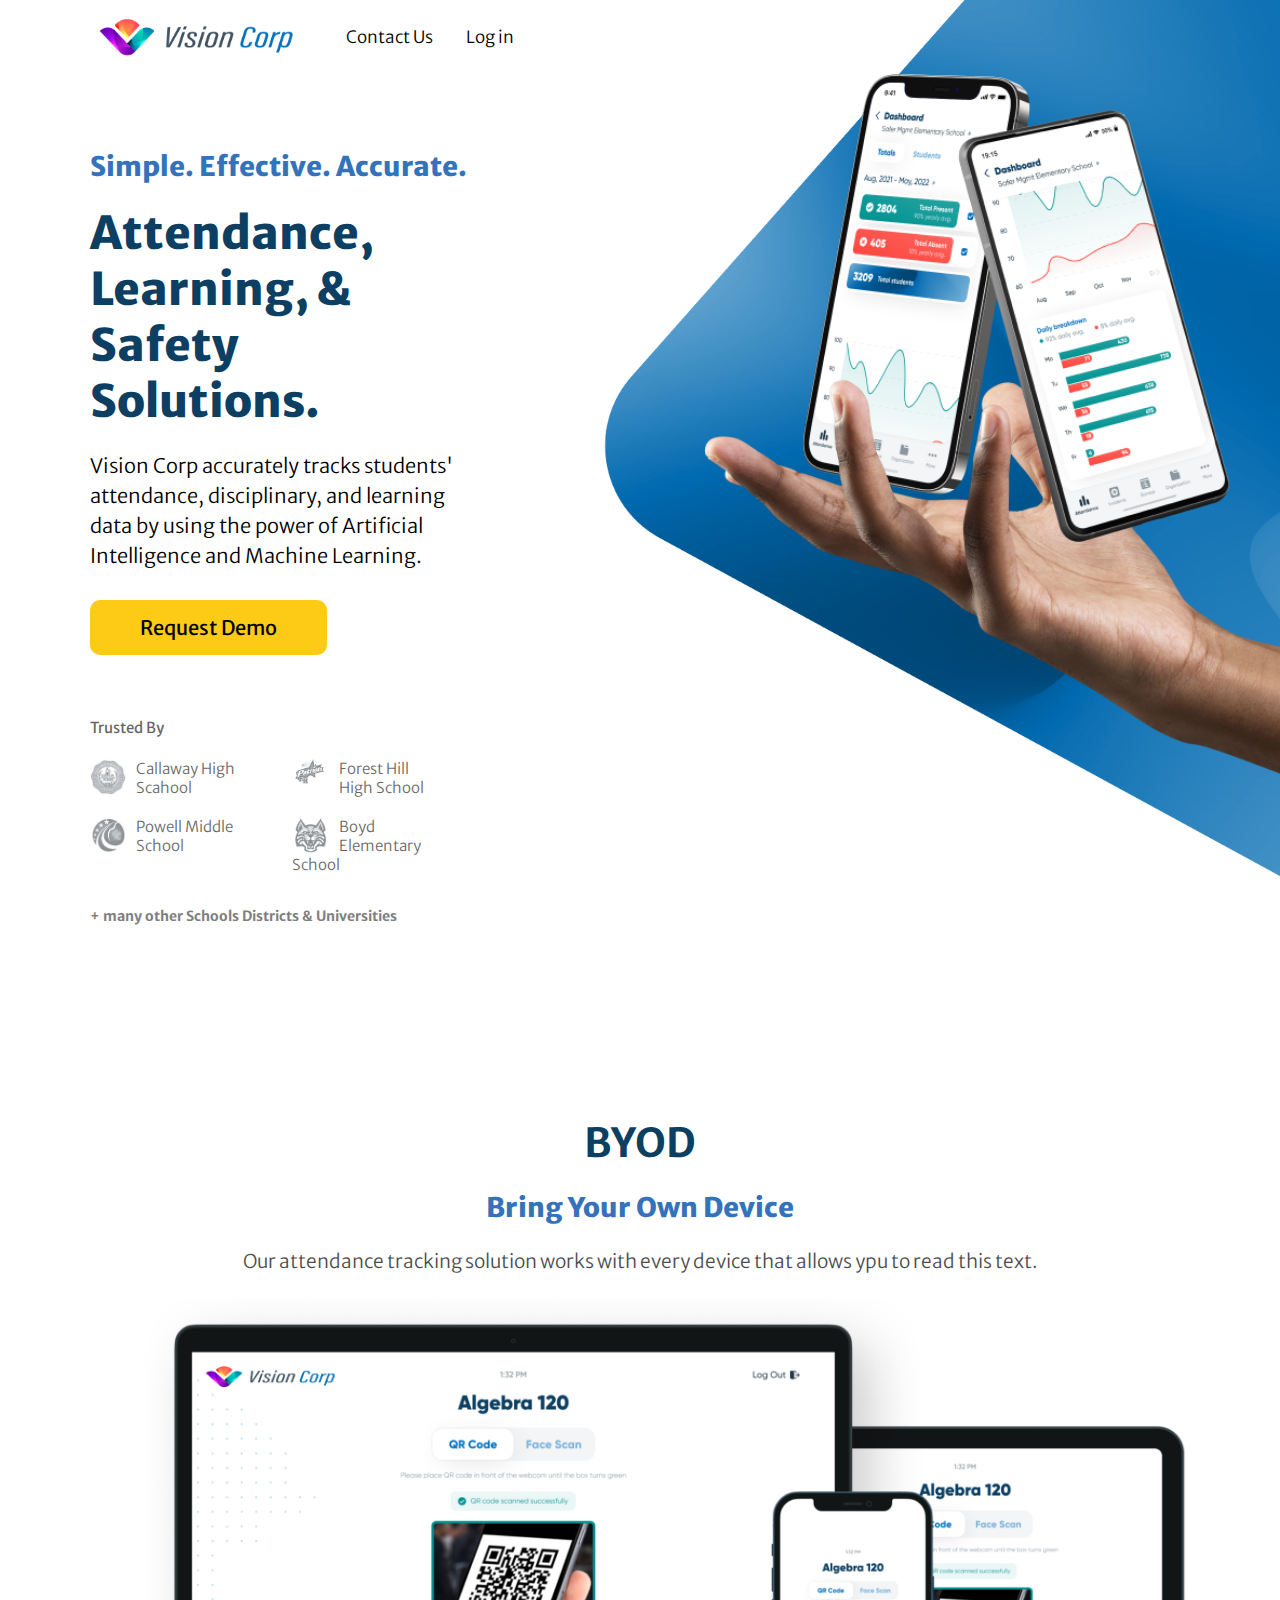
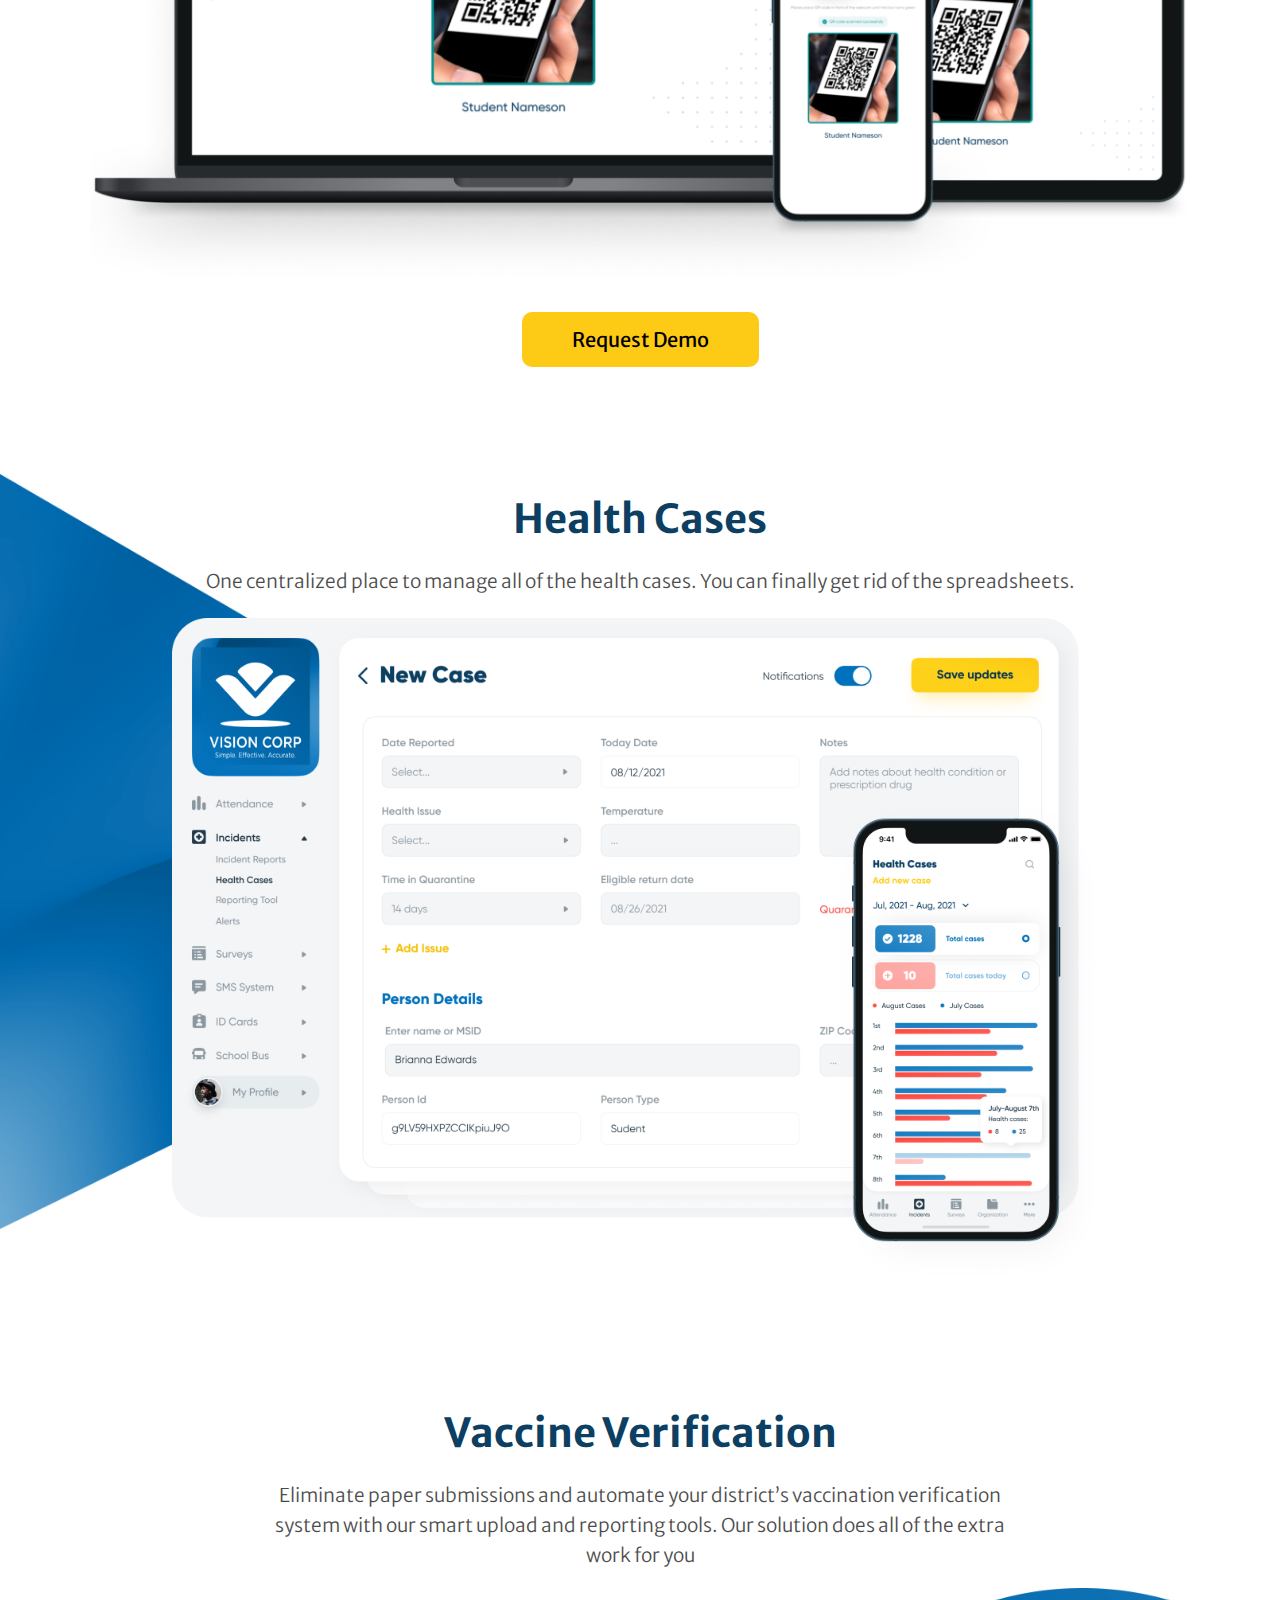
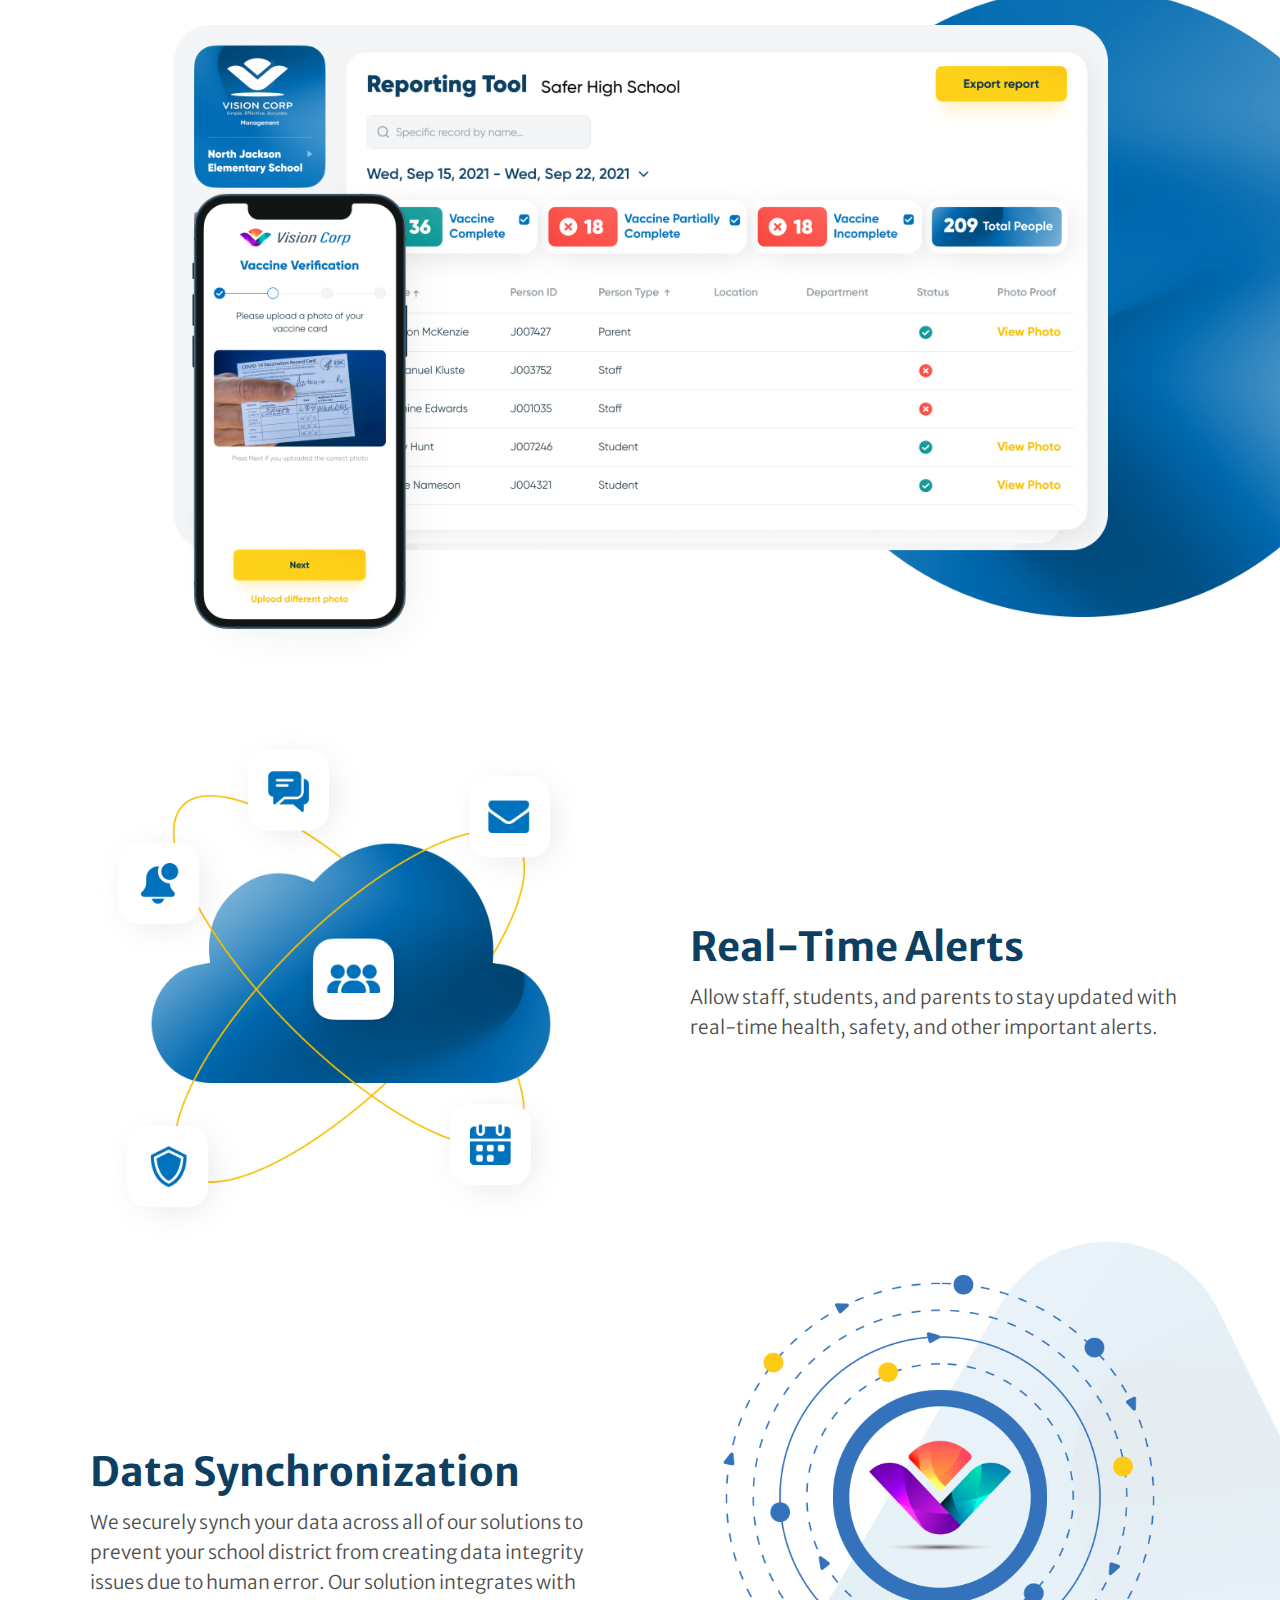
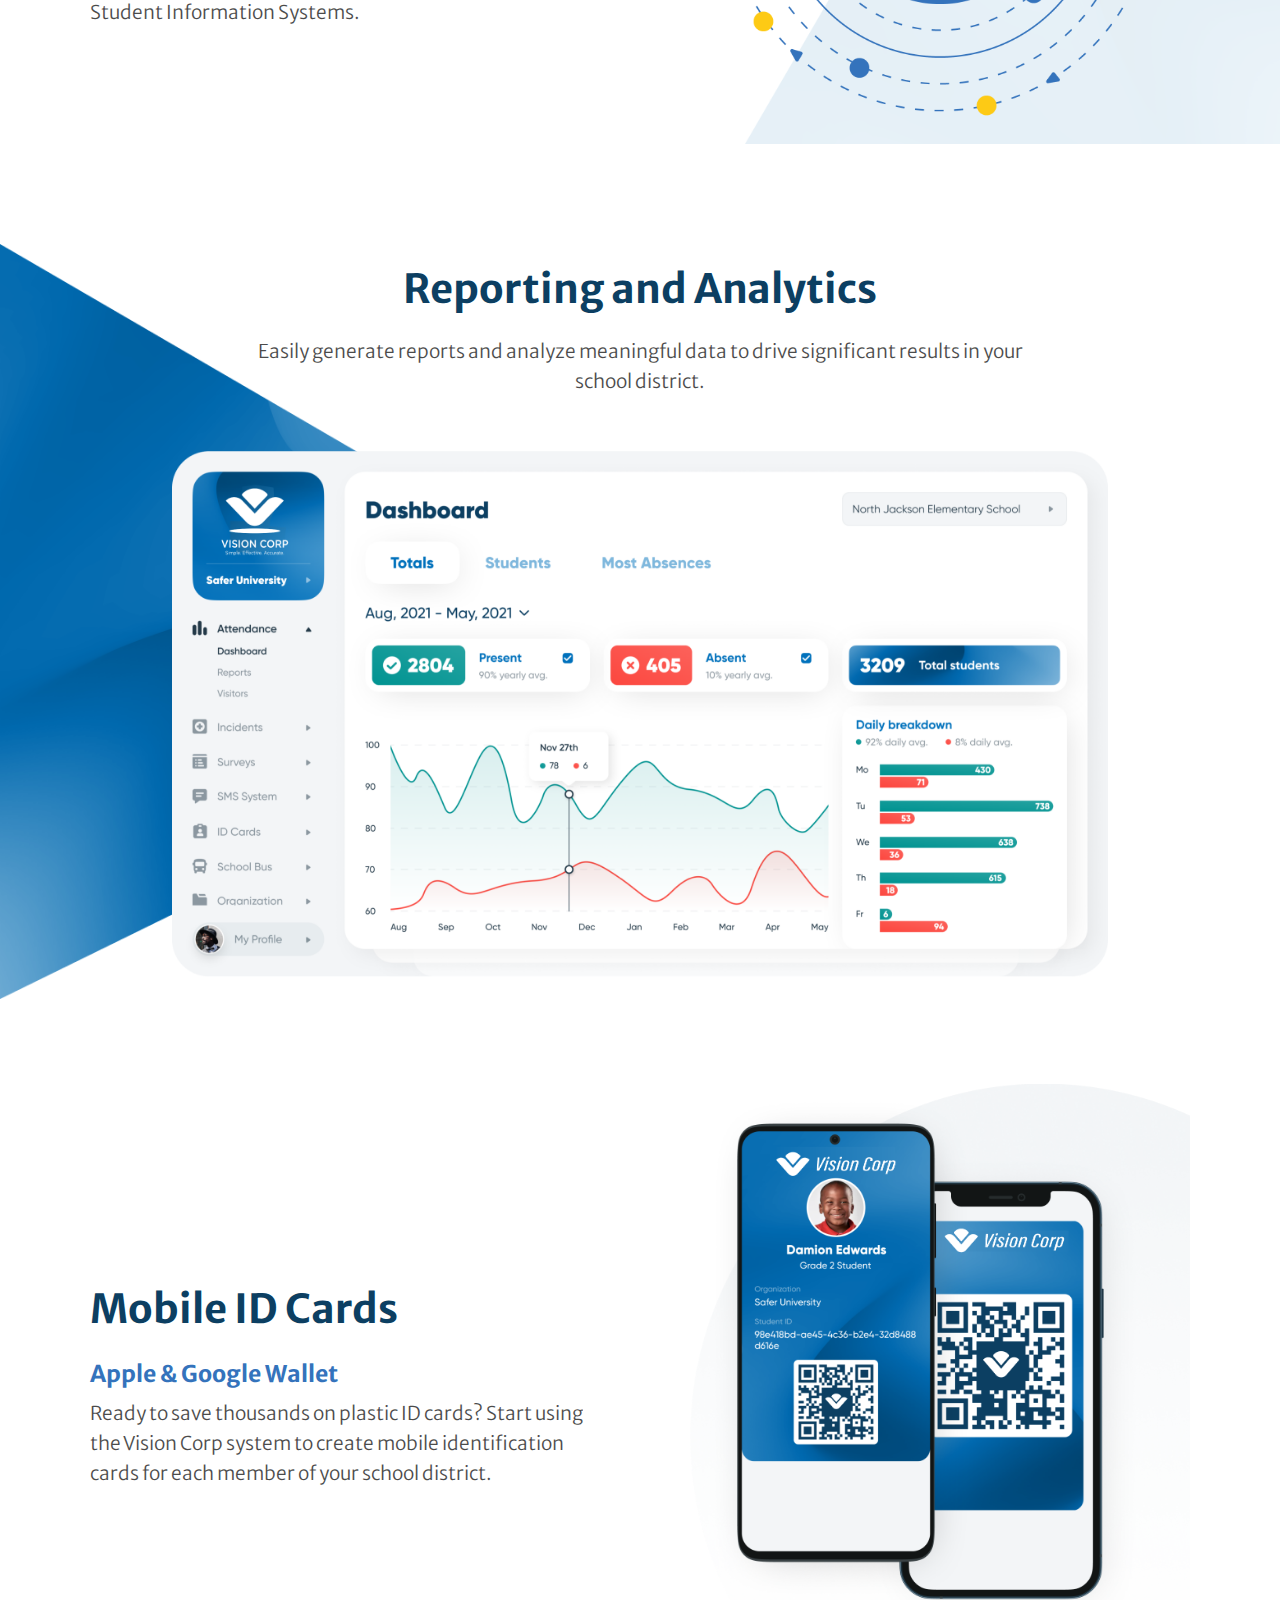
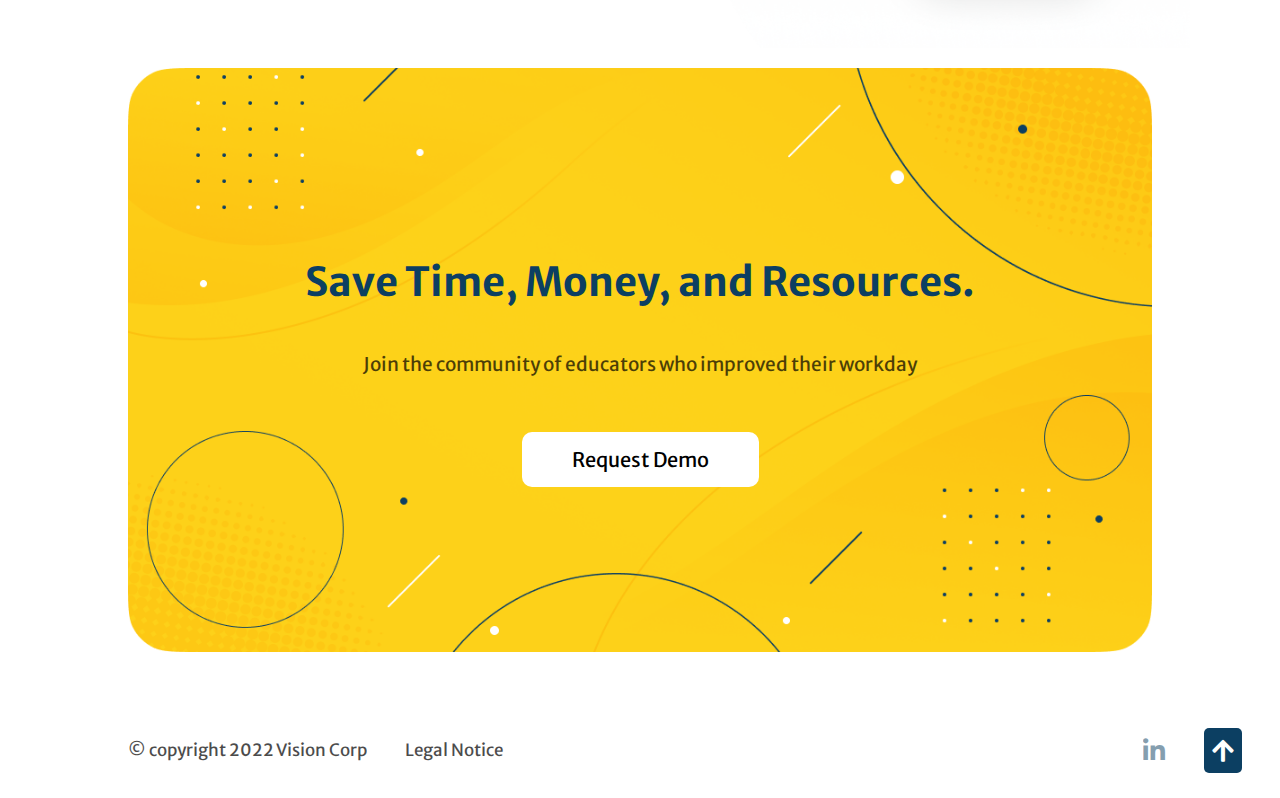
<file: index.html>
<!DOCTYPE html>
<html lang="en" dir="ltr">

<head>
  <meta charset="utf-8">
  <meta http-equiv="X-UA-Compatible" content="IE=edge">
  <meta name="viewport" content="width=device-width, initial-scale=1.0">
  <link rel="shortcut icon" href="images/fav.png">
  <title>Vision Corp</title>
  <link rel="stylesheet" href="css/style.css">
  <link rel="stylesheet" href="https://cdnjs.cloudflare.com/ajax/libs/font-awesome/5.15.3/css/all.min.css">
</head>
<body>
<header>
  <img src="images/logo.png" alt="">
  <a href="contact.html">Contact Us</a>
  <a href="login.html">Log in</a>
</header>

<section id="home">
<h1>Simple. Effective. Accurate.</h1>
<h2>Attendance, Learning, & Safety Solutions.</h2>
<h3>Vision Corp accurately tracks students' attendance, disciplinary, and learning data by using the power of Artificial Intelligence and Machine Learning.</h3>
<a href="contact.html">Request Demo</a>
<div class="trust">
<p>Trusted By</p>
  <div class="divide">
<div class="">
<img src="images/first.png" alt="">
<h4>Callaway High Scahool</h4>
</div>
<div class="">
<img src="images/second.png" alt="">
<h4>Forest Hill High School</h4>
</div>
<div class="">
<img src="images/third.png" alt="">
<h4>Powell Middle School</h4>
</div>
<div class="">
<img src="images/fourth.png" alt="">
<h4>Boyd Elementary School</h4>
</div>
</div>
<h5>+ many other Schools Districts & Universities</h5>
</div>
<img class="desk" src="images/desktop.png" alt="">
<img class="hand" src="images/hand.png" alt="">
</section>


<section id="byod">
<h1>BYOD</h1>
<h2>Bring Your Own Device</h2>
<h3>Our attendance tracking solution works with every device that allows ypu to read this text.</h3>
<img src="images/qr.png" alt="">
<a href="contact.html">Request Demo</a>
</section>


<section id="case">
<h1>Health Cases</h1>
<h3>One centralized place to manage all of the health cases. You can finally get rid of the spreadsheets.</h3>
<img class="center" src="images/case.png" alt="">
<img class="bg1" src="images/bg1.png" alt="">
</section>


<section id="vaccine">
<h1>Vaccine Verification</h1>
<h2>Eliminate paper submissions and automate your district’s vaccination verification system with our smart upload and reporting tools. Our solution does all of the extra work for you</h2>
<img class="center" src="images/vaccine.png" alt="">
<img class="bg2" src="images/bg2.png" alt="">
</section>


<section id="feature">
<div class="partition">
<img src="images/cloud.png" alt="">
<div class="">
  <h1>Real-Time Alerts</h1>
  <h2>Allow staff, students, and parents to stay updated with real-time health, safety, and other important alerts.</h2>
</div>
<div class="">
  <h1>Data Synchronization</h1>
  <h2>We securely synch your data across all of our solutions to prevent your school district from creating data integrity issues due to human error. Our solution integrates with Student Information Systems.</h2>
</div>
<img src="images/finance.png" alt="">

</div>
<img class="opaque" src="images/bg1.png" alt="">
</section>



<section id="analyse">
<h1>Reporting and Analytics</h1>
<h2>Easily generate reports and analyze meaningful data to drive significant results in your school district.</h2>
<img class="center" src="images/report.png" alt="">
<img class="bg1" src="images/bg1.png" alt="">
</section>


<section id="mobile">
<div class="partition">
  <div class="">
<h1>Mobile ID Cards</h1>
<h2>Apple & Google Wallet</h2>
<h3>Ready to save thousands on plastic ID cards? Start using the Vision Corp system to create mobile identification cards for each member of your school district.</h3>
  </div>
  <img src="images/mobile.png" alt="">
</div>
</section>


<section id="end">
<h1>Save Time, Money, and Resources.</h1>
<h2>Join the community of educators who improved their workday</h2>
<a href="contact.html">Request Demo</a>
</section>

<footer>
  <div class="copy">
<p>	&copy; copyright 2022 Vision Corp </p>
<a href="Legal.html">Legal Notice</a>
<a href="https://www.linkedin.com/company/vision-corpo" class="fab fa-linkedin-in"></a>
<a href="#home" class="fas fa-arrow-up"></a>
</div>
</footer>



  </body>
  </html>
</file>
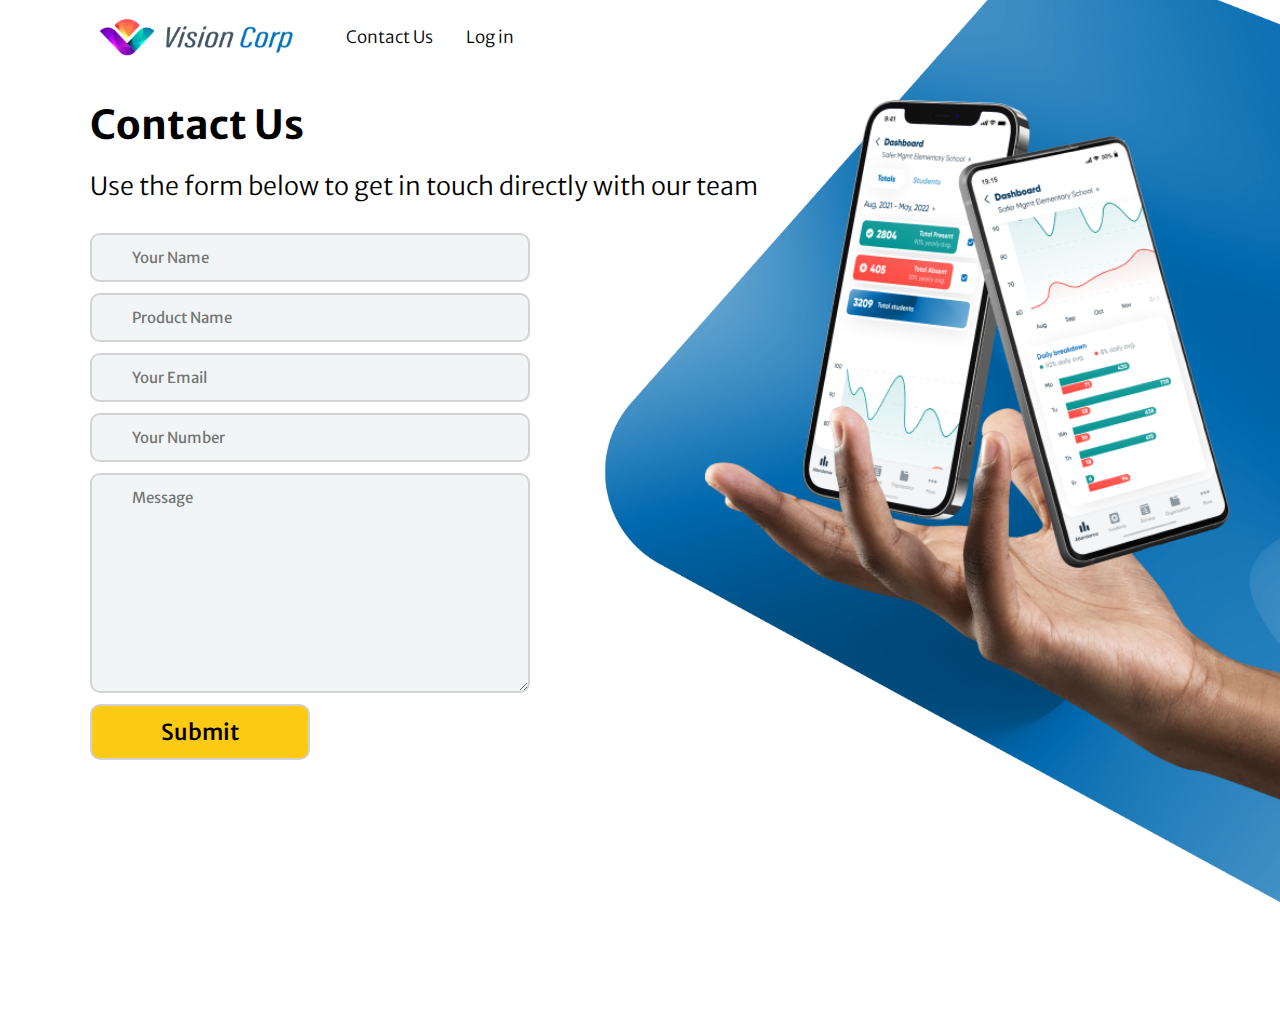
<file: contact.html>
<!DOCTYPE html>
<html lang="en" dir="ltr">

<head>
  <meta charset="utf-8">
  <meta http-equiv="X-UA-Compatible" content="IE=edge">
  <meta name="viewport" content="width=device-width, initial-scale=1.0">
  <link rel="shortcut icon" href="images/fav.png">
  <title>safe</title>
  <link rel="stylesheet" href="css/style.css">
  <link rel="stylesheet" href="css/contact.css">
  <link rel="stylesheet" href="https://cdnjs.cloudflare.com/ajax/libs/font-awesome/5.15.3/css/all.min.css">
</head>
<body>
<header>
  <img src="images/logo.png" alt="">
  <a href="contact.html">Contact Us</a>
  <a href="login.html">Log in</a>
</header>
<div class="input">


<form class="" action="index.html" method="post">
  <h1>Contact Us</h1>
  <h2>Use the form below to get in touch directly with our team</h2>


    <input type="text" placeholder="your name">
    <input type="text" placeholder="Product name">



    <input type="email" placeholder="your email">
    <input type="number" placeholder="your number">


  <textarea name="" id="" cols="30" rows="10" placeholder="message"></textarea>

  <input class="btn" type="submit" class="btn" value="submit">

</form>

<img class="desk" src="images/desktop.png" alt="">
<img class="hand" src="images/hand.png" alt="">
</div>
  </body>
  </html>
</file>
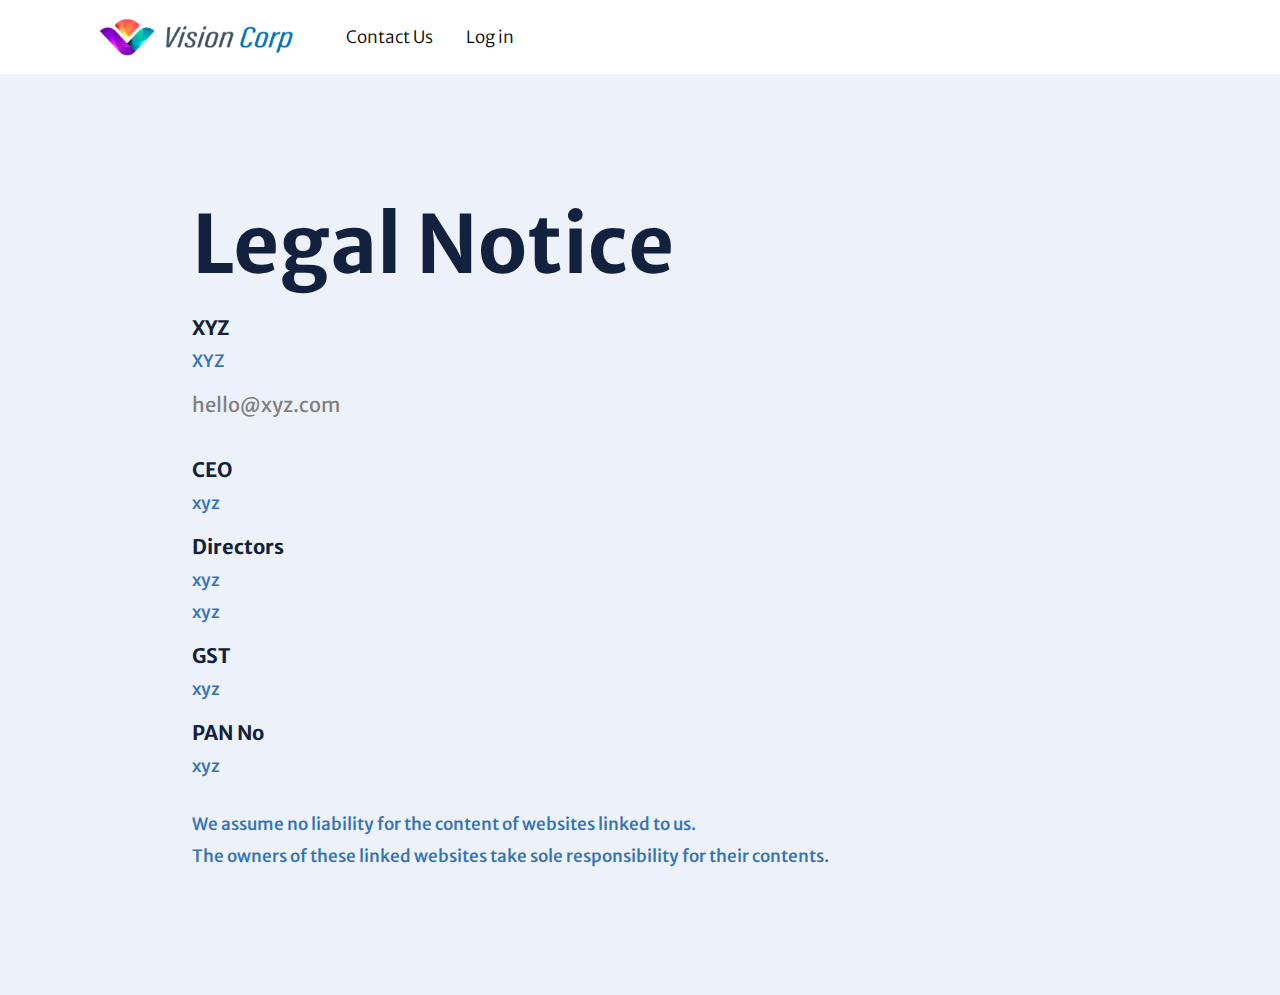
<file: legal.html>
<!DOCTYPE html>
<html lang="en" dir="ltr">

<head>
  <meta charset="utf-8">
  <meta http-equiv="X-UA-Compatible" content="IE=edge">
  <meta name="viewport" content="width=device-width, initial-scale=1.0">
  <link rel="shortcut icon" href="images/fav.png">
  <title>Max</title>
  <link rel="stylesheet" href="css/legal.css">
  <link rel="stylesheet" href="css/style.css">
  <link rel="stylesheet" href="https://cdnjs.cloudflare.com/ajax/libs/font-awesome/5.15.3/css/all.min.css">
</head>

<body>

  <header>
    <img src="images/logo.png" alt="">
    <a href="contact.html">Contact Us</a>
    <a href="login.html">Log in</a>
  </header>
<section class="none" id="none">

  <p class="note">Legal Notice</p>
  <p class="head">XYZ</p>
  <p class="body">XYZ</p>
  <a href=""><p class="weblink">hello@xyz.com</p></a>
  <p class="head">CEO</p>
  <p class="body">xyz</p>
  <p class="head">Directors</p>
  <p class="body">xyz</p>
  <p class="body">xyz</p>
  <p class="head">GST</p>
  <p class="body">xyz</p>
  <p class="head">PAN No</p>
  <p class="body">xyz</p>
  <br>
  <br>
  <p class="body">We assume no liability for the content of websites linked to us.</p>
  <p class="body">The owners of these linked websites take sole responsibility for their contents.</p>

</section>


  </body>

  </html>
</file>
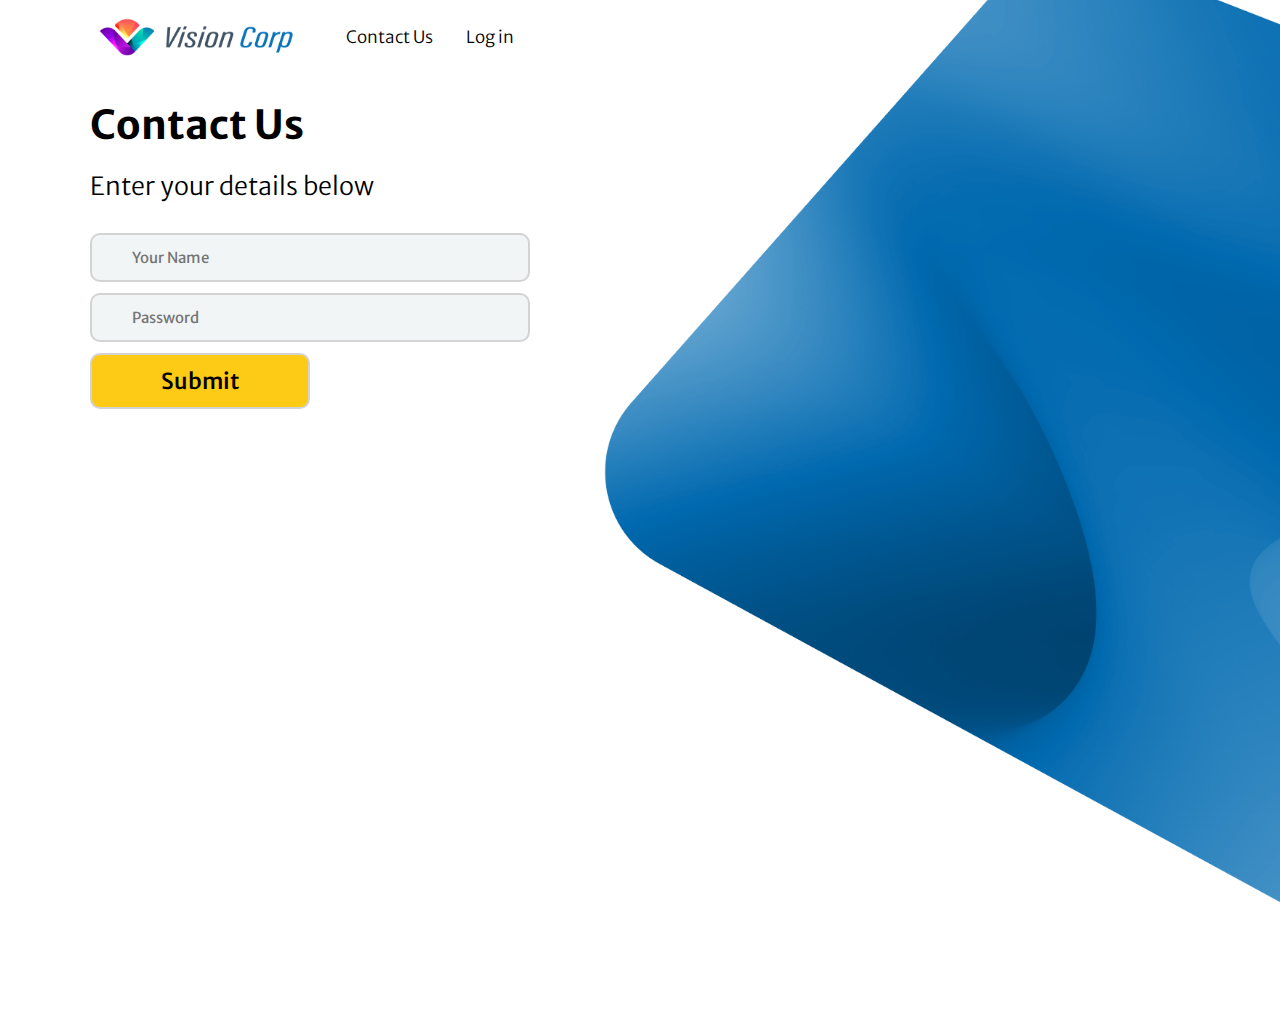
<file: login.html>
<!DOCTYPE html>
<html lang="en" dir="ltr">

<head>
  <meta charset="utf-8">
  <meta http-equiv="X-UA-Compatible" content="IE=edge">
  <meta name="viewport" content="width=device-width, initial-scale=1.0">
  <link rel="shortcut icon" href="images/fav.png">
  <title>safe</title>
  <link rel="stylesheet" href="css/style.css">
  <link rel="stylesheet" href="css/contact.css">
  <link rel="stylesheet" href="https://cdnjs.cloudflare.com/ajax/libs/font-awesome/5.15.3/css/all.min.css">
</head>
<body>
<header>
  <img src="images/logo.png" alt="">
  <a href="contact.html">Contact Us</a>
  <a href="login.html">Log in</a>
</header>
<div class="input">


<form class="" action="index.html" method="post">
  <h1>Contact Us</h1>
  <h2>Enter your details below</h2>

    <input type="text" placeholder="your name">
    <input type="password" placeholder="Password">


  <input class="btn" type="submit" class="btn" value="submit">

</form>

<img class="desk" src="images/desktop.png" alt="">
</div>
  </body>
  </html>
</file>
<file: css/style.css>
@import url('https://fonts.googleapis.com/css2?family=Merriweather+Sans:wght@300;400;500;600;700;800&display=swap');

:root {
  --first: #3473bc;
  --second: #0c3f62;
  --third: #fdca15;
}

* {
  font-family: 'Merriweather Sans', sans-serif;
    margin: 0;
    padding: 0;
    box-sizing: border-box;
    transition: all .2s linear;
    outline: none;
    text-decoration: none;
    scroll-behavior: smooth;
}

*::selection {
    background: #6e74f5;
    color: #fff;
}

a,
a:hover,
a:focus,
a:active {
    text-decoration: none;
    color: inherit;
}

html {
    font-size: 62.5%;
    overflow-x: hidden;
}
section{
  padding: 2rem 7%;
}
header{
  padding: 1rem 7.5%;
  display: flex;
  align-items: center;
}

header img{
  width: 20%;
}
header a{
  font-size: 1.7rem;
  font-weight: 300;
  margin-left: 3%;
}
header a:hover{
  text-decoration: underline;
}

#home{
position: relative;
}
#home h1,#mobile h2{
  margin-top: 5%;
  font-size: 2.7rem;
  font-weight: 800;
  color: var(--first);
  margin-bottom: 2%;
}
#home h2{
  font-size: 4.5rem;
  font-weight: 800;
  margin-right: 65%;
  color: var(--second);
  margin-bottom: 2%;
}
#home h3{
  font-size: 2rem;
  font-weight: 200;
  margin-right: 65%;
  line-height: 3rem;
  margin-bottom: 4%;
}
#home a,#byod a,#end a{
  padding: 1.5rem 5rem;
  font-size: 2rem;
  background-color: var(--third);
  border-radius: 1rem;
}
.trust{
  margin-top: 7%;
  }
.trust img{
  float: left;
  width: 20%;
  margin-right: 1rem;
}
.trust p{
  font-size: 1.5rem;
  opacity: 0.6;
  margin-bottom: 2%;
}
.divide{
  display: grid;
  grid-template-columns: 1fr 1fr;
  grid-gap: 20px;
  width: 35%;
}
#home h4{
  font-size: 1.5rem;
  font-weight: 300;
  margin-right: 20%;
  opacity: 0.6;
}
#home h5{
  margin-top: 3%;
  font-size: 1.4rem;
  opacity: 0.5;
}
.desk{
  z-index: 0;
  position: absolute;
  top: -30rem;
  right: 0;
  width: 60%;
}
.hand{
  position: absolute;
  top: 0;
  right: 0;
  width: 45%;
}





#byod{
  text-align: center;
  margin-top: 12%;
  margin-bottom: 5%;
}
#byod h1,#case h1,#vaccine h1,#feature h1,#analyse h1,#mobile h1,#end h1{
  font-size: 4rem;
  font-weight: 700;
  color: var(--second);
  margin-bottom: 2%;
}
#byod h2{
  font-size: 2.7rem;
  font-weight: 800;
  color: var(--first);
  margin-bottom: 2%;
}
#byod h3,#case h3,#vaccine h2,#feature h2,#analyse h2,#mobile h3,#end h2{
  font-size: 1.9rem;
  font-weight: 200;
  line-height: 3rem;
  margin-bottom: 2%;
  opacity: 0.7;
}
#byod img{
width: 100%;
margin-bottom: 3%;
}




#case{
  margin-top: 8%;
  text-align: center;
  position: relative;
}
.center{
  width: 85%;
}
.bg1{
  position: absolute;
  top: 0;
  left: 0;
  z-index: -2;
  width: 55%;
}



#vaccine,#analyse{
  margin-top: 6%;
  text-align: center;
  position: relative;
}
#vaccine h2,#analyse h2{
  margin: 0 15% 5% 15%;
}
.bg2{
  position: absolute;
  top: 20rem;
  right: 0;
  z-index: -2;
  width: 40%;
}
.partition{
  display: grid;
  grid-template-columns: 1fr 1fr;
  grid-column-gap: 100px;
}
#feature img,#mobile img{
  width: 100%;
}
#feature h1,#mobile h1{
  margin-top: 40%;
}
#feature{
  position: relative;
  overflow-x: hidden;
}
#feature .opaque{
  position: absolute;
  width: 50%;
  z-index: -2;
  bottom: 0;
  transform: rotate(-90deg);
  right: -10%;
  opacity: 0.1;
}
#analyse{
  position: relative;
}
#mobile h2{
  font-size: 2.3rem;
  font-weight: 700;
}
#mobile{
  margin-top: 5%;
}
#end{
  background: url(../images/yellow.png) no-repeat;
  background-size: contain;
  text-align: center;
  width: 80%;
  margin-left: 10%;
  padding-bottom: 20%;
}
#end h1{
margin-top: 20%;
margin-bottom: 5%;
}
#end h2{
  font-weight: 400;
  margin-bottom: 8%;
}
#end a{
  background-color: #fff;
}


.copy .fas{
  color: #fff;
  background-color: var(--second);
  font-size: 2.5rem ;
  padding: 1rem 0.8rem;
  border-radius: 0.5rem;
  margin-left: 0;
  opacity: 1;
}

.copy .fab{
  font-size: 2.5rem;
  color: var(--second);
  margin-right: 3%;
  opacity: 0.5;
  margin-left: 50%;
}
.copy{
  display: flex;
  align-items: center;
}
.copy p{
  font-size: 1.7rem;
  opacity: 0.7;
  margin-left: 10%;
}
.copy a{
  font-size: 1.7rem;
  opacity: 0.7;
  margin-left: 3%;
}
footer{
  margin-bottom: 2%;
}




@media(max-width:1267px)

{
  html{
    overflow-x: hidden;
  }
  #home h1,#home h2,#home h3{
    margin-right: 55%;
  }

}

@media(max-width:1000px){

    #home h1,#home h2,#home h3{
      margin-right: 45%;
    }
    .hand{
      width: 40%;
    }
    .desk{
      width: 55%;
      top: -20rem;
    }
    .divide{
      width: 50%;
    }
  }

@media(max-width:800px){
  header{
    flex-direction: column;
    align-items: flex-start;
  }
  header a{
    margin-top: 3%;
    margin-left: 0;
    font-size: 1.9rem;
  }
  header img{
    width: 30%;
  }
  .hand{
    width: 55%;
  }
  .desk{
    width: 80%;
    top: -30rem;
  }
  #home h1{
    margin-top: 54%;
  }
  #home h2 ,#home h3{
    margin-right: 25%;
  }
  .partition{
    grid-template-columns: 1fr;
  }
  #feature h1, #mobile h1{
 margin-top: 5%;
  }
  #feature img, #mobile img {
    width: 60%;
    margin-left: 20%;
  }
  #end{
background-size:contain;
background-position: center;

  }
  #end{
    width: 100%;
    margin-left: 0;
  }
  .copy{
    flex-direction: column;
    align-items: flex-start;
  }
  .copy p,.copy a{
    margin-left: 7% ;
    margin-top: 2%;
  }
  .copy .fab,.copy .fas{
    margin-left: 7%;
  }

.copy .fas{
  margin-left: 90%;
}
.divide{
  width: 75%;
}
.bg1{
  top: 20%;
}
#byod h1, #case h1, #vaccine h1, #feature h1, #analyse h1, #mobile h1, #end h1{
  margin-bottom: 4%;
}
#byod h3, #case h3, #vaccine h2, #feature h2, #analyse h2, #mobile h3, #end h2{
  margin-bottom: 6%;
}
#vaccine h2, #analyse h2 {
  margin: 0 0 6% 0;
}
}
@media(max-width:700px){
  .hand{
    top: -10rem;
  }
}
@media(max-width:600px){
  .hand{
    top: -5rem;
  }
}
@media (max-width:520px){
  html{
    font-size: 45%;
  }
}
</file>
<file: css/contact.css>
form{
  display: flex;
  flex-direction: column;
 margin-top: 2%;
}
form{
  padding: 0 7%;
}
form h1{
  font-size: 4rem;
  margin-bottom: 2rem;
}
form h2{
  font-size: 2.5rem;
  font-weight: 300;
  margin-bottom: 2rem;
}
form input{
  width: 40%;
  font-size: 1.5rem;
  text-transform: capitalize;
  padding: 1.3rem 4rem;
  border-radius: 1rem;
  margin-top: 1%;
  background-color: #f1f5f6;
  border: solid 2px #d3d3d3;
}
form input:focus{
  background-color: #fff;
}
form .btn{
  background-color: #fdca15;
  padding: 1.2rem 0;
  width: 20%;
  border-radius: 1rem;
  font-size: 2.2rem;
  font-weight: 500;
  margin-bottom: 5%;
  cursor: pointer;
}
form textarea{
  width: 40%;
  font-size: 1.5rem;
  text-transform: capitalize;
  padding: 1.3rem 4rem;
  border-radius: 1rem;
  margin-top: 1%;
  background-color: #f1f5f6;
  border: solid 2px #d3d3d3;
}
.input{
  position: relative;
}
@media(max-width:1000px){
   form h2{
     margin-right: 50%;
   }
   form input{
     width: 50%;
   }
   form textarea{
     width: 50%;
   }

}
@media(max-width:800px){
  form h1{
    margin-top: 53%;
  }
  form input,form textarea{
    width: 80%;
  }
form .btn{
  width: 30%;
}
}
</file>
<file: css/legal.css>
@import url('https://fonts.googleapis.com/css2?family=Open+Sans:wght@300;400;500;600;700;800&display=swap');

* {
  margin: 0;
  padding: 0;
  scroll-behavior: smooth;
  font-family: 'Open Sans', sans-serif;
}

:root{
    --first:#0074e4;
    --secondary:#edf2fa;
    --turtury:#1074d1;
}

a,
a:hover,
a:focus,
a:active {
  text-decoration: none;
  color: inherit;
}

.none{
    min-height: 100vh;
    background:var(--secondary);
    background-size: cover;
    background-position: center;
    background-attachment: fixed;
    display: flex;
    flex-flow: column;
    padding-left: 15%;
    padding-bottom: 10%;
}

.note {
  font-size: 8rem;
  font-weight: 700;
  margin-top: 10%;
  color: #12213d;
}

.head {
  padding-top: 2rem;
  font-size: 2rem;
  color: #12213d;
  font-weight: 700;
}

.weblink {
  font-size: 2rem;
  padding: 2rem 0;
  color: grey;
}
#footer{
  margin-top: 0;
}
.body {
  padding-top: 1rem;
  font-size: 1.7rem;
  font-weight: 500;
  color: var(--first);
}

@media (max-width:991px) {
  .none {
    padding-right: 15%;
  }

  .note {
    margin-top: 30%;
    font-size: 10rem;
  }

  .head {
    padding-top: 3rem;
    font-size: 3rem;
  }

  .body {
    padding-top: 2rem;
  }
}

@media (max-width:500px){
  .note{
    font-size: 5rem;
  }
  .head {
    font-size: 2.6rem;
  }
}
</file>
